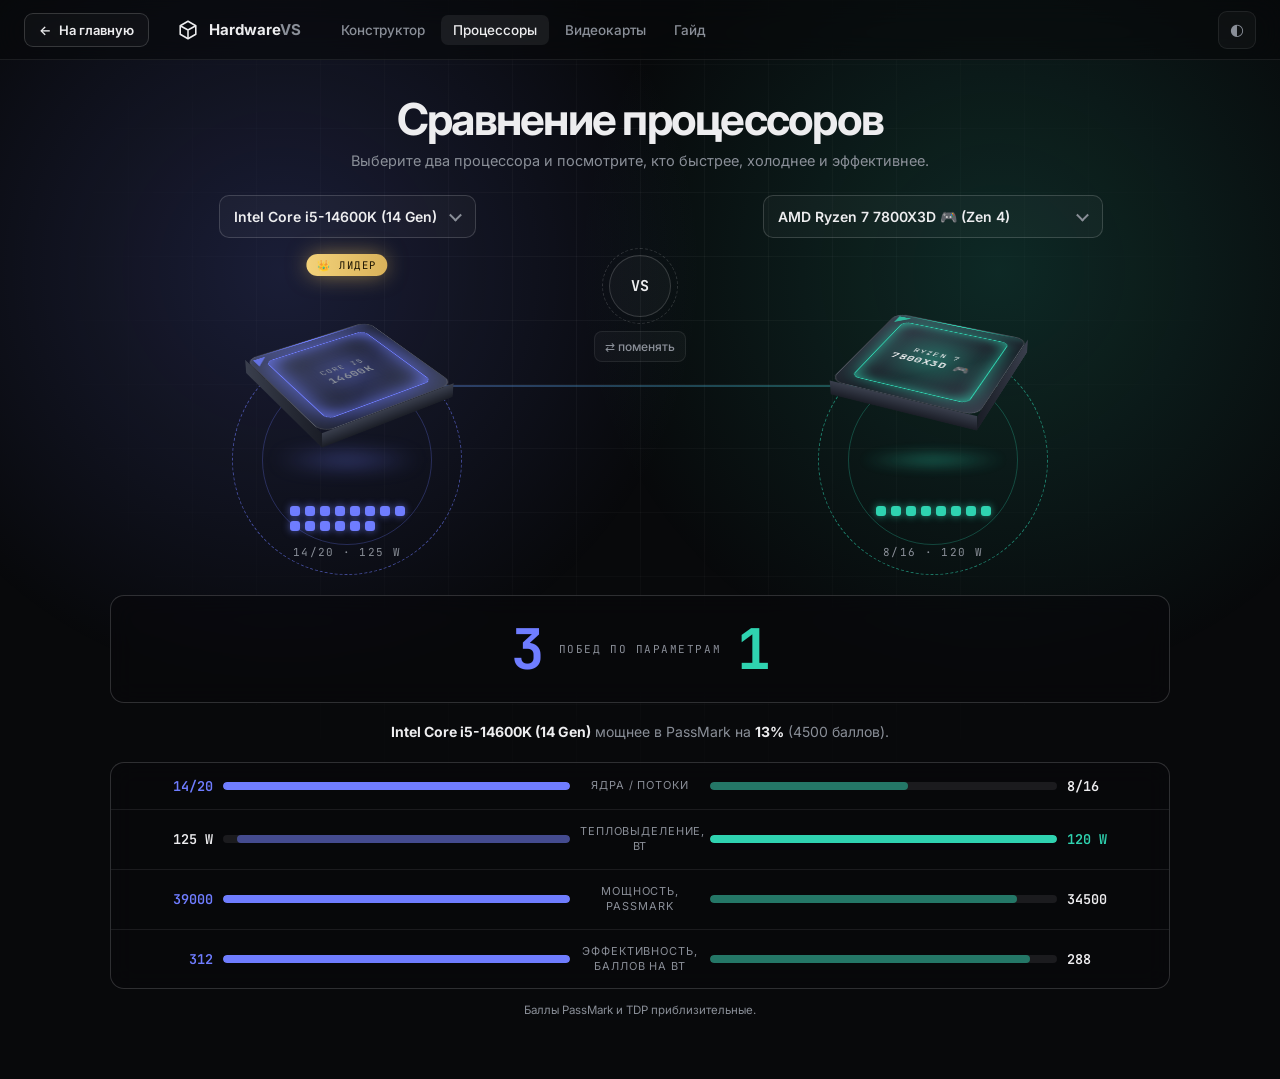
<file: cpu.html>
<!DOCTYPE html>
<html lang="ru" data-theme="dark">
<head>
<meta charset="UTF-8">
<meta name="viewport" content="width=device-width, initial-scale=1.0">
<title>HardwareVS — Процессоры</title>
<script>try{var t=localStorage.getItem('hardwarevs-theme');if(t==='light'||t==='dark')document.documentElement.setAttribute('data-theme',t);}catch(e){}</script>
<link href="https://fonts.googleapis.com/css2?family=Inter:wght@400;500;600;700&family=JetBrains+Mono:wght@400;500&display=swap" rel="stylesheet">
<style>
:root,:root[data-theme="dark"]{--bg:#08090b;--text:#ededef;--muted:#8a8f98;--line:rgba(255,255,255,.08);--line2:rgba(255,255,255,.16);--surface:rgba(255,255,255,.03);--hover:rgba(255,255,255,.07);--vig:8,9,11;--grid:rgba(255,255,255,.045);--a:#6f7dff;--b:#2fd3b0;--metal1:#3a3f4d;--metal2:#1a1d26;--dd:#14161c;color-scheme:dark}
:root[data-theme="light"]{--bg:#f4f4f6;--text:#0f1014;--muted:#666b76;--line:rgba(15,16,20,.1);--line2:rgba(15,16,20,.2);--surface:rgba(255,255,255,.6);--hover:rgba(15,16,20,.06);--vig:244,244,246;--grid:rgba(15,16,20,.06);--a:#4f5ce0;--b:#0fa88a;--metal1:#d7dbe4;--metal2:#a9afbf;--dd:#fff;color-scheme:light}
*{box-sizing:border-box}
html,body{margin:0;background:var(--bg);color:var(--text);font-family:'Inter',system-ui,sans-serif;-webkit-font-smoothing:antialiased;transition:background-color .4s,color .4s;overflow-x:hidden}
.mono{font-family:'JetBrains Mono',ui-monospace,Menlo,Consolas,monospace}
.bg{position:fixed;inset:0;z-index:0;pointer-events:none;background:radial-gradient(600px circle at 22% 30%,color-mix(in srgb,var(--a) 18%,transparent),transparent 70%),radial-gradient(600px circle at 78% 30%,color-mix(in srgb,var(--b) 16%,transparent),transparent 70%)}
.bg::after{content:'';position:absolute;inset:0;background-image:linear-gradient(var(--grid) 1px,transparent 1px),linear-gradient(90deg,var(--grid) 1px,transparent 1px);background-size:64px 64px;-webkit-mask-image:radial-gradient(ellipse at 50% 35%,#000,transparent 72%);mask-image:radial-gradient(ellipse at 50% 35%,#000,transparent 72%)}
.top{position:fixed;top:0;left:0;right:0;height:60px;z-index:40;display:flex;align-items:center;gap:28px;padding:0 24px;background:rgba(var(--vig),.6);border-bottom:1px solid var(--line);backdrop-filter:blur(14px);-webkit-backdrop-filter:blur(14px)}
.brand{display:flex;align-items:center;gap:10px;color:var(--text);text-decoration:none;font-weight:700;font-size:15px}
.brand b{color:var(--muted)}
.brand svg{width:22px;height:22px;fill:none;stroke:var(--text);stroke-width:1.7;stroke-linejoin:round}
nav{display:flex;gap:4px}
nav a{padding:7px 12px;border-radius:7px;font-size:13.5px;font-weight:500;color:var(--muted);text-decoration:none;transition:.2s}
nav a:hover,nav a.on{color:var(--text);background:var(--hover)}
.sp{flex:1}
.theme{width:38px;height:38px;border-radius:9px;border:1px solid var(--line);background:var(--surface);color:var(--muted);cursor:pointer;font-size:16px;transition:.2s}
.theme:hover{color:var(--text);border-color:var(--line2)}
main{position:relative;z-index:5;max-width:1100px;margin:0 auto;padding:92px 20px 50px}
h1{margin:0 0 6px;font-size:clamp(26px,5vw,44px);letter-spacing:-.04em;text-align:center}
.lead{margin:0 auto 26px;text-align:center;color:var(--muted);font-size:14.5px}
.arena{position:relative;display:grid;grid-template-columns:1fr auto 1fr;align-items:start;gap:10px}
.side{display:flex;flex-direction:column;align-items:center;gap:14px;min-width:0}
.side.a{--c:var(--a)}.side.b{--c:var(--b)}
/* поиск */
.sbox{position:relative;width:100%;max-width:340px;z-index:30}
.trig{width:100%;text-align:left;padding:12px 38px 12px 14px;border-radius:10px;border:1px solid var(--line2);background:var(--surface);color:var(--text);font:600 14px Inter,sans-serif;cursor:pointer;white-space:nowrap;overflow:hidden;text-overflow:ellipsis;transition:.25s;position:relative}
.trig::after{content:'';position:absolute;right:15px;top:50%;width:7px;height:7px;border-right:2px solid var(--muted);border-bottom:2px solid var(--muted);transform:translateY(-70%) rotate(45deg);transition:transform .25s}
.sbox.open .trig::after{transform:translateY(-30%) rotate(225deg)}
.trig:hover,.sbox.open .trig{border-color:var(--c);box-shadow:0 0 22px -8px var(--c)}
.dd{position:absolute;top:calc(100% + 6px);left:0;right:0;min-width:min(300px,88vw);background:var(--dd);border:1px solid var(--line2);border-radius:10px;box-shadow:0 18px 40px rgba(0,0,0,.45);display:none;flex-direction:column;overflow:hidden}
.side.b .dd{left:auto}
.sbox.open .dd{display:flex;animation:ddIn .18s ease}
@keyframes ddIn{from{opacity:0;transform:translateY(-6px)}}
.dd input{border:0;border-bottom:1px solid var(--line);background:transparent;color:var(--text);padding:12px 14px;font:16px Inter,sans-serif;outline:none}
.dd input:focus{border-bottom-color:var(--c)}
.dd ul{list-style:none;margin:0;padding:4px;max-height:260px;overflow-y:auto}
.dd li{padding:9px 10px;border-radius:7px;font-size:13.5px;cursor:pointer;white-space:nowrap;overflow:hidden;text-overflow:ellipsis}
.dd li:hover,.dd li.sel{background:color-mix(in srgb,var(--c) 22%,transparent)}
.dd li.none{color:var(--muted);cursor:default}
/* 3D чип */
.stage{width:100%;height:240px;perspective:800px;display:grid;place-items:center;position:relative}
.chip{position:relative;width:150px;height:150px;transform-style:preserve-3d;will-change:transform}
.chip.swap{animation:sw .5s ease}
@keyframes sw{from{opacity:0}}
.f{position:absolute;backface-visibility:hidden}
.top-f{inset:0;transform:translateZ(8px);border-radius:14px;border:1px solid var(--line2);overflow:hidden;background:linear-gradient(135deg,var(--metal1),var(--metal2) 60%,var(--metal1))}
.top-f::before{content:'';position:absolute;inset:14px;border-radius:8px;border:1px solid var(--c);background:radial-gradient(circle,color-mix(in srgb,var(--c) 40%,transparent),transparent 75%);box-shadow:inset 0 0 22px -4px var(--c),0 0 26px -6px var(--c)}
.top-f::after{content:'';position:absolute;left:5px;top:5px;border:7px solid transparent;border-top-color:var(--c);border-left-color:var(--c);opacity:.8}
.lbl{position:absolute;inset:0;display:grid;place-items:center;text-align:center;font-size:10px;letter-spacing:.12em;text-transform:uppercase;padding:0 24px;line-height:1.5;z-index:2}
.lbl b{display:block;font-size:13px;letter-spacing:.03em;word-break:break-word}
.bot-f{inset:0;transform:translateZ(-8px) rotateY(180deg);border-radius:14px;background:radial-gradient(circle,#c9a24f 2px,transparent 2.5px) 0 0/10px 10px,#2a2418}
.e{background:linear-gradient(var(--metal1),var(--metal2))}
.e.r{width:16px;height:150px;left:67px;top:0;transform:rotateY(90deg) translateZ(75px)}
.e.l{width:16px;height:150px;left:67px;top:0;transform:rotateY(-90deg) translateZ(75px)}
.e.u{width:150px;height:16px;left:0;top:67px;transform:rotateX(90deg) translateZ(75px)}
.e.d{width:150px;height:16px;left:0;top:67px;transform:rotateX(-90deg) translateZ(75px)}
.shadow{position:absolute;bottom:22px;left:50%;width:150px;height:20px;margin-left:-75px;border-radius:50%;background:radial-gradient(ellipse,color-mix(in srgb,var(--c) 50%,transparent),transparent 70%);filter:blur(6px);opacity:.8}
.cores{display:grid;grid-template-columns:repeat(8,10px);gap:5px;min-height:25px;justify-content:center}
.cores i{width:10px;height:10px;border-radius:3px;background:var(--c);box-shadow:0 0 8px -1px var(--c);animation:pop .4s cubic-bezier(.2,.8,.2,1) backwards}
@keyframes pop{from{transform:scale(0);opacity:0}}
.cap{font-size:11px;letter-spacing:.12em;color:var(--muted);text-transform:uppercase;text-align:center;overflow-wrap:anywhere}
.mid{position:relative;z-index:2;display:flex;flex-direction:column;align-items:center;gap:14px;padding-top:60px}
.vs{width:62px;height:62px;border-radius:50%;display:grid;place-items:center;font-weight:700;font-size:15px;border:1px solid var(--line2);background:var(--surface);position:relative}
.vs::before{content:'';position:absolute;inset:-8px;border-radius:50%;border:1px dashed var(--line2);animation:spin 20s linear infinite}
@keyframes spin{to{transform:rotate(360deg)}}
.swapbtn{border:1px solid var(--line);background:var(--surface);color:var(--muted);border-radius:8px;padding:7px 10px;cursor:pointer;font:500 12px Inter;transition:.2s}
.swapbtn:hover{color:var(--text);border-color:var(--line2)}
.score{display:grid;grid-template-columns:1fr auto 1fr;align-items:center;gap:16px;margin:10px 0 18px;padding:16px 20px;border:1px solid var(--line2);border-radius:14px;background:rgba(var(--vig),.55);backdrop-filter:blur(12px);-webkit-backdrop-filter:blur(12px)}
.score .n{font-size:clamp(34px,6vw,56px);font-weight:700;letter-spacing:-.04em}
.score .n.a{color:var(--a);text-align:right}.score .n.b{color:var(--b)}
.score .t{font-size:11px;letter-spacing:.14em;color:var(--muted);text-transform:uppercase;text-align:center}
.verdict{text-align:center;margin:0 0 20px;font-size:14px;color:var(--muted);line-height:1.5;overflow-wrap:anywhere}
.verdict b{color:var(--text)}
.rows{border:1px solid var(--line2);border-radius:14px;overflow:hidden;background:rgba(var(--vig),.55);backdrop-filter:blur(12px);-webkit-backdrop-filter:blur(12px)}
.row{display:grid;grid-template-columns:84px 1fr 120px 1fr 84px;align-items:center;gap:10px;padding:14px 18px;border-top:1px solid var(--line);transition:background .25s}
.row:first-child{border-top:0}
.row:hover{background:var(--hover)}
.v{font-size:13.5px;font-weight:600;overflow-wrap:anywhere}
.v.a{text-align:right;--c:var(--a)}.v.b{--c:var(--b)}
.v.w{color:var(--c)}
.k{text-align:center;font-size:11px;letter-spacing:.08em;text-transform:uppercase;color:var(--muted);line-height:1.4}
.bar{height:8px;border-radius:5px;background:var(--line);position:relative;overflow:hidden}
.bar i{position:absolute;top:0;bottom:0;width:0;border-radius:5px;transition:width .9s cubic-bezier(.2,.8,.2,1);opacity:.5}
.bar.a i{right:0;background:var(--a)}.bar.b i{left:0;background:var(--b)}
.bar.win i{opacity:1}
.foot{margin-top:14px;text-align:center;font-size:11.5px;color:var(--muted)}
.back{display:inline-flex;align-items:center;gap:8px;padding:8px 14px;border-radius:9px;border:1px solid var(--line2);background:var(--surface);color:var(--text);text-decoration:none;font-size:13px;font-weight:600;transition:.25s;white-space:nowrap}
.back span{display:inline-block;transition:transform .25s}
.back:hover{border-color:var(--a);box-shadow:0 0 22px -8px var(--a);transform:translateX(-2px)}
.back:hover span{transform:translateX(-4px)}
main,.top{transition:opacity .35s,transform .35s,filter .35s}
html.leaving main,html.leaving .top{opacity:0;transform:scale(.985);filter:blur(5px)}
.rise{animation:rise .8s cubic-bezier(.2,.8,.2,1) backwards;animation-delay:var(--d,0s)}
.row{position:relative;animation:rise .6s cubic-bezier(.2,.8,.2,1) backwards}
@keyframes rise{from{opacity:0;transform:translateY(22px)}}
.px{position:fixed;bottom:-10px;width:3px;height:3px;border-radius:50%;background:var(--a);opacity:0;pointer-events:none;z-index:1;animation:fly linear infinite}
.px:nth-child(even){background:var(--b)}
@keyframes fly{10%{opacity:.7}90%{opacity:.5}100%{transform:translate3d(var(--dx,20px),-105vh,0);opacity:0}}
.ring{position:absolute;left:50%;bottom:-83px;width:230px;height:230px;margin-left:-115px;border-radius:50%;border:1px dashed color-mix(in srgb,var(--c) 55%,transparent);animation:ringspin 14s linear infinite;pointer-events:none}
.ring.r2{width:170px;height:170px;margin-left:-85px;bottom:-53px;border-style:solid;opacity:.5;animation-duration:9s;animation-direction:reverse}
@keyframes ringspin{from{transform:rotateX(74deg) rotate(0)}to{transform:rotateX(74deg) rotate(360deg)}}
.scan{position:absolute;left:0;right:0;height:2px;background:linear-gradient(90deg,transparent,var(--c),transparent);box-shadow:0 0 12px var(--c);animation:scan 2.8s ease-in-out infinite;z-index:3}
@keyframes scan{0%{top:6%;opacity:0}15%,85%{opacity:1}100%{top:94%;opacity:0}}
.beam{position:absolute;left:16%;right:16%;top:190px;height:2px;border-radius:2px;background:linear-gradient(90deg,var(--a),var(--b));opacity:.35;pointer-events:none}
.beam::after{content:'';position:absolute;top:-3px;width:8px;height:8px;border-radius:50%;background:var(--a);box-shadow:0 0 14px 3px var(--a);animation:travel 2.6s ease-in-out infinite alternate}
@keyframes travel{to{left:calc(100% - 8px);background:var(--b);box-shadow:0 0 14px 3px var(--b)}}
.crown{position:absolute;top:2px;left:50%;translate:-50% 0;z-index:5;padding:4px 11px;border-radius:99px;font-size:10.5px;letter-spacing:.14em;color:#1a1300;background:linear-gradient(90deg,#f3d27a,#d9b25a);box-shadow:0 0 22px -2px rgba(217,178,90,.7);opacity:0;scale:.6;transition:opacity .4s,scale .5s cubic-bezier(.3,1.6,.5,1);pointer-events:none;white-space:nowrap}
.side.lead .crown{opacity:1;scale:1}
.side.lead .shadow{opacity:1;filter:blur(9px)}
.side.lead .top-f::before{box-shadow:inset 0 0 30px -2px var(--c),0 0 40px -2px var(--c)}
.vs.hit{animation:vsPop .5s}
.vs.hit::after{content:'';position:absolute;inset:0;border-radius:50%;border:2px solid var(--text);animation:hit .8s ease-out forwards}
@keyframes vsPop{40%{transform:scale(1.18)}}
@keyframes hit{to{transform:scale(2.2);opacity:0}}
.row::before{content:'';position:absolute;inset:0;pointer-events:none;opacity:0;transition:opacity .3s;background:radial-gradient(260px circle at var(--mx,50%) var(--my,50%),color-mix(in srgb,var(--a) 14%,transparent),transparent 70%)}
.row:hover::before{opacity:1}
.bar i{overflow:hidden}
.bar.win i::after{content:'';position:absolute;inset:0;background:linear-gradient(90deg,transparent,rgba(255,255,255,.5),transparent);transform:translateX(-100%);animation:shim 2.4s ease-in-out infinite}
@keyframes shim{to{transform:translateX(100%)}}
.n.pop{animation:npop .5s}
@keyframes npop{40%{transform:scale(1.25)}}

/* ===== телефон: текст не налезает друг на друга ===== */
@media(max-width:820px){
nav{display:none}
main{padding:84px 12px 40px}
.top{gap:12px;padding:0 14px}
.arena{grid-template-columns:1fr 1fr;gap:8px}
.mid,.beam{display:none}
.trig{white-space:normal;font-size:12.5px;line-height:1.25;padding:9px 28px 9px 10px;min-height:46px;display:flex;align-items:center}
.stage{height:190px;zoom:.75}
.lbl{padding:0 20px;font-size:9px;letter-spacing:.06em}
.lbl b{font-size:12px}
.cap{font-size:10px;letter-spacing:.04em}
.cores{grid-template-columns:repeat(8,8px);gap:4px}
.cores i{width:8px;height:8px}
.score{padding:12px;gap:8px}
.score .t{font-size:9px;letter-spacing:.06em}
.verdict{font-size:13px}
.row{grid-template-columns:1fr 1fr;grid-template-areas:"k k" "va vb" "ba bb";gap:6px 12px;padding:12px}
.k{grid-area:k;font-size:10px;letter-spacing:.05em}
.v{font-size:13px}
.v.a{grid-area:va;text-align:left}
.v.b{grid-area:vb;text-align:right}
.bar.a{grid-area:ba}
.bar.b{grid-area:bb}
.bar.a i{right:auto;left:0}
}
@media(max-width:520px){.brand span{display:none}}
@media(prefers-reduced-motion:reduce){*{animation:none!important;transition:none!important}}
</style>
</head>
<body>
<div class="bg"></div>
<header class="top">
<a class="back" href="index.html"><span>←</span>На главную</a>
<a class="brand" href="index.html"><svg viewBox="0 0 24 24"><path d="M12 2.5l8.5 4.9v9.2L12 21.5l-8.5-4.9V7.4L12 2.5z"/><path d="M12 12l8.5-4.6M12 12L3.5 7.4M12 12v9.5"/></svg><span>Hardware<b>VS</b></span></a>
<nav><a href="builder.html">Конструктор</a><a href="cpu.html" class="on">Процессоры</a><a href="gpu.html">Видеокарты</a><a href="guide.html">Гайд</a></nav>
<div class="sp"></div>
<button class="theme" id="theme" aria-label="Тема">◐</button>
</header>

<main>
<h1 class="rise">Сравнение процессоров</h1>
<p class="lead rise" style="--d:.1s">Выберите два процессора и посмотрите, кто быстрее, холоднее и эффективнее.</p>

<section class="arena rise" style="--d:.2s"><div class="beam"></div>
<div class="side a">
<div class="sbox" id="boxA"><button class="trig" type="button"></button><div class="dd"><input type="text" placeholder="Поиск: 5600, i5, X3D…" autocomplete="off"><ul></ul></div></div>
<div class="stage"><div class="ring"></div><div class="ring r2"></div><div class="shadow"></div><div class="crown mono">👑 ЛИДЕР</div><div class="chip" id="chA"></div></div>
<div class="cores" id="coA"></div><div class="cap mono" id="cpA"></div>
</div>
<div class="mid"><div class="vs mono">VS</div><button class="swapbtn" id="swap">⇄ поменять</button></div>
<div class="side b">
<div class="sbox" id="boxB"><button class="trig" type="button"></button><div class="dd"><input type="text" placeholder="Поиск: 5600, i5, X3D…" autocomplete="off"><ul></ul></div></div>
<div class="stage"><div class="ring"></div><div class="ring r2"></div><div class="shadow"></div><div class="crown mono">👑 ЛИДЕР</div><div class="chip" id="chB"></div></div>
<div class="cores" id="coB"></div><div class="cap mono" id="cpB"></div>
</div>
</section>

<section class="score rise" style="--d:.35s"><div class="n a mono" id="sA">0</div><div class="t mono">побед по параметрам</div><div class="n b mono" id="sB">0</div></section>
<p class="verdict" id="verdict"></p>
<section class="rows" id="rows"></section>
<p class="foot">Баллы PassMark и TDP приблизительные.</p>
</main>

<script>
(function(){
/* БАЗА: [название, баллы PassMark, TDP Вт, "ядра/потоки"] */
var I=[
["i3-530 (1 Gen)",1400,73,"2/4"],["i3-540 (1 Gen)",1500,73,"2/4"],["i3-2100 (2 Gen)",1800,65,"2/4"],["i3-2120 (2 Gen)",1900,65,"2/4"],["i3-3220 (3 Gen)",2200,55,"2/4"],["i3-3240 (3 Gen)",2300,55,"2/4"],["i3-4130 (4 Gen)",3300,54,"2/4"],["i3-4330 (4 Gen)",3600,54,"2/4"],["i3-5005U (5 Gen)",2000,15,"2/4"],["i3-6100 (6 Gen)",4100,51,"2/4"],["i3-6300 (6 Gen)",4400,51,"2/4"],["i3-7100 (7 Gen)",4300,51,"2/4"],["i3-7350K (7 Gen)",4900,60,"2/4"],["i3-8100 (8 Gen)",6100,65,"4/4"],["i3-8350K (8 Gen)",6900,91,"4/4"],["i3-9100 (9 Gen)",6600,65,"4/4"],["i3-9100F (9 Gen)",6700,65,"4/4"],["i3-10100 (10 Gen)",8600,65,"4/8"],["i3-10100F (10 Gen)",8700,65,"4/8"],["i3-10105F (11 Gen)",8900,65,"4/8"],["i3-1115G4 (11 Gen)",6100,28,"2/4"],["i3-12100 (12 Gen)",13500,60,"4/8"],["i3-12100F (12 Gen)",14000,58,"4/8"],["i3-13100 (13 Gen)",14800,60,"4/8"],["i3-13100F (13 Gen)",14900,58,"4/8"],["i3-14100 (14 Gen)",15100,60,"4/8"],["i3-14100F (14 Gen)",15300,60,"4/8"],
["i5-750 (1 Gen)",2500,95,"4/4"],["i5-650 (1 Gen)",2100,73,"2/4"],["i5-2500 (2 Gen)",4000,95,"4/4"],["i5-2500K (2 Gen)",4100,95,"4/4"],["i5-3470 (3 Gen)",4600,77,"4/4"],["i5-3570K (3 Gen)",4900,77,"4/4"],["i5-4460 (4 Gen)",4800,84,"4/4"],["i5-4690K (4 Gen)",5600,88,"4/4"],["i5-5675C (5 Gen)",5900,65,"4/4"],["i5-6400 (6 Gen)",5100,65,"4/4"],["i5-6600K (6 Gen)",6300,91,"4/4"],["i5-7400 (7 Gen)",5400,65,"4/4"],["i5-7600K (7 Gen)",6800,91,"4/4"],["i5-8400 (8 Gen)",9200,65,"6/6"],["i5-8600K (8 Gen)",10200,95,"6/6"],["i5-9400F (9 Gen)",9500,65,"6/6"],["i5-9600K (9 Gen)",10800,95,"6/6"],["i5-10400F (10 Gen)",12100,65,"6/12"],["i5-10600K (10 Gen)",14300,125,"6/12"],["i5-11400F (11 Gen)",17000,65,"6/12"],["i5-11600K (11 Gen)",19800,125,"6/12"],["i5-12400F (12 Gen)",19500,65,"6/12"],["i5-12600K (12 Gen)",27500,125,"10/16"],["i5-13400F (13 Gen)",25000,65,"10/16"],["i5-13600K (13 Gen)",38000,125,"14/20"],["i5-14400F (14 Gen)",25800,65,"10/16"],["i5-14600K (14 Gen)",39000,125,"14/20"],
["i7-920 (1 Gen)",2600,130,"4/8"],["i7-860 (1 Gen)",2800,95,"4/8"],["i7-980X (1 Gen)",4900,130,"6/12"],["i7-2600 (2 Gen)",5300,95,"4/8"],["i7-2600K (2 Gen)",5500,95,"4/8"],["i7-3770 (3 Gen)",6400,77,"4/8"],["i7-3770K (3 Gen)",7100,77,"4/8"],["i7-4770K (4 Gen)",7100,84,"4/8"],["i7-4790K (4 Gen)",8000,88,"4/8"],["i7-5775C (5 Gen)",7700,65,"4/8"],["i7-6700 (6 Gen)",8100,65,"4/8"],["i7-6700K (6 Gen)",8900,91,"4/8"],["i7-7700 (7 Gen)",8600,65,"4/8"],["i7-7700K (7 Gen)",9700,91,"4/8"],["i7-8700 (8 Gen)",13000,65,"6/12"],["i7-8700K (8 Gen)",13900,95,"6/12"],["i7-9700K (9 Gen)",14500,95,"8/8"],["i7-9700KF (9 Gen)",14600,95,"8/8"],["i7-10700F (10 Gen)",16900,65,"8/16"],["i7-10700K (10 Gen)",19200,125,"8/16"],["i7-11700F (11 Gen)",21000,65,"8/16"],["i7-11700K (11 Gen)",24700,125,"8/16"],["i7-12700F (12 Gen)",31000,65,"12/20"],["i7-12700K (12 Gen)",34500,125,"12/20"],["i7-13700F (13 Gen)",39500,65,"16/24"],["i7-13700K (13 Gen)",46500,125,"16/24"],["i7-14700F (14 Gen)",48000,65,"20/28"],["i7-14700K (14 Gen)",53500,125,"20/28"],
["i9-7900X (1 Gen HEDT)",22000,140,"10/20"],["i9-7980XE (1 Gen HEDT)",29500,165,"18/36"],["i9-9900K (9 Gen)",18500,95,"8/16"],["i9-9900KS (9 Gen)",20000,127,"8/16"],["i9-10900F (10 Gen)",23500,65,"10/20"],["i9-10900K (10 Gen)",24000,125,"10/20"],["i9-11900K (11 Gen)",25500,125,"8/16"],["i9-12900K (12 Gen)",41000,125,"16/24"],["i9-12900KS (12 Gen)",44000,150,"16/24"],["i9-13900K (13 Gen)",59000,125,"24/32"],["i9-13900KS (13 Gen)",61500,150,"24/32"],["i9-14900K (14 Gen)",60500,125,"24/32"],["i9-14900KS 👑",64000,150,"24/32"]];
var R=[
["3 1200 (Zen)",6300,65,"4/4"],["3 1300X (Zen)",6900,65,"4/4"],["3 1200 AF (Zen+)",6600,65,"4/4"],["3 2200G (Zen+)",6800,65,"4/4"],["3 2200GE (Zen+)",6100,35,"4/4"],["3 3200G (Zen+)",7200,65,"4/4"],["3 3200GE (Zen+)",6500,35,"4/4"],["3 3100 (Zen 2)",11500,65,"4/8"],["3 3300X (Zen 2)",12600,65,"4/8"],["3 4100 (Zen 2)",11100,65,"4/8"],["3 4300G (Zen 2)",11000,65,"4/8"],["3 4300GE (Zen 2)",10200,35,"4/8"],["3 PRO 4350G",11100,65,"4/8"],["3 PRO 4350GE",10300,35,"4/8"],["3 5100 (Zen 3)",11800,65,"4/8"],["3 5300G (Zen 3)",13500,65,"4/8"],["3 5300GE (Zen 3)",12500,35,"4/8"],["3 PRO 5350G",13600,65,"4/8"],["3 PRO 5350GE",12600,35,"4/8"],["3 8300G 🆕 (Zen 4)",15400,65,"4/8"],["3 PRO 8300G",15400,65,"4/8"],
["5 1400 (Zen)",7800,65,"4/8"],["5 1500X (Zen)",9100,65,"4/8"],["5 1600 (Zen)",12100,65,"6/12"],["5 1600X (Zen)",13000,95,"6/12"],["5 1600 AF (Zen+)",12200,65,"6/12"],["5 2400G (Zen+)",8700,65,"4/8"],["5 2400GE (Zen+)",8100,35,"4/8"],["5 2500X (Zen+)",9600,65,"4/8"],["5 2600 (Zen+)",13200,65,"6/12"],["5 2600X (Zen+)",14000,95,"6/12"],["5 3400G (Zen 2)",9300,65,"4/8"],["5 3400GE (Zen 2)",8700,35,"4/8"],["5 3500 (Zen 2)",12800,65,"6/6"],["5 3500X (Zen 2)",13300,65,"6/6"],["5 3600 (Zen 2)",17800,65,"6/12"],["5 3600X (Zen 2)",18200,95,"6/12"],["5 3600XT (Zen 2)",18800,95,"6/12"],["5 4500 (Zen 2)",14900,65,"6/12"],["5 4600G (Zen 2)",15300,65,"6/12"],["5 4600GE (Zen 2)",14500,35,"6/12"],["5 5500 (Zen 3)",19500,65,"6/12"],["5 5600 (Zen 3)",21500,65,"6/12"],["5 5600X (Zen 3)",21900,65,"6/12"],["5 5600G (Zen 3)",19900,65,"6/12"],["5 5600GE (Zen 3)",18700,35,"6/12"],["5 5600X3D 🔥 (Zen 3)",22800,105,"6/12"],["5 7500F (Zen 4)",27000,65,"6/12"],["5 7600 (Zen 4)",27500,65,"6/12"],["5 7600X (Zen 4)",28500,105,"6/12"],["5 8400F (Zen 4)",24000,65,"6/12"],["5 8500G (Zen 4)",21800,65,"6/12"],["5 8600G (Zen 4)",25900,65,"6/12"],["5 9600X 🚀 (Zen 5)",32500,65,"6/12"],
["7 1700 (Zen)",14700,65,"8/16"],["7 1700X (Zen)",15500,95,"8/16"],["7 1800X (Zen)",16200,95,"8/16"],["7 2700 (Zen+)",15000,65,"8/16"],["7 2700X (Zen+)",17500,105,"8/16"],["7 3700X (Zen 2)",22700,65,"8/16"],["7 3800X (Zen 2)",23300,105,"8/16"],["7 3800XT (Zen 2)",24000,105,"8/16"],["7 4700G (Zen 2)",19800,65,"8/16"],["7 4700GE (Zen 2)",18700,35,"8/16"],["7 PRO 4750G",20000,65,"8/16"],["7 5700X (Zen 3)",26700,65,"8/16"],["7 5800X (Zen 3)",27900,105,"8/16"],["7 5700G (Zen 3)",24500,65,"8/16"],["7 5700GE (Zen 3)",22100,35,"8/16"],["7 5800X3D 👑 (Zen 3)",28000,105,"8/16"],["7 7700 (Zen 4)",34800,65,"8/16"],["7 7700X (Zen 4)",36000,105,"8/16"],["7 7800X3D 🎮 (Zen 4)",34500,120,"8/16"],["7 8700F (Zen 4)",31000,65,"8/16"],["7 8700G (Zen 4)",32200,65,"8/16"],["7 9700X (Zen 5)",35500,65,"8/16"],["7 9800X3D 🚀 (Zen 5)",41000,120,"8/16"],["7 10700X 🔮 (Zen 6)",48500,65,"8/16"],
["9 3900X (Zen 2)",32800,105,"12/24"],["9 3900XT (Zen 2)",33500,105,"12/24"],["9 3950X (Zen 2)",39000,105,"16/32"],["9 5900X (Zen 3)",39500,105,"12/24"],["9 5950X (Zen 3)",45800,105,"16/32"],["9 7900 (Zen 4)",48000,65,"12/24"],["9 7900X (Zen 4)",52000,170,"12/24"],["9 7950X (Zen 4)",63000,170,"16/32"],["9 7900X3D (Zen 4)",51000,120,"12/24"],["9 7950X3D 🚀 (Zen 4)",62500,120,"16/32"],["9 9900X (Zen 5)",54000,120,"12/24"],["9 9950X (Zen 5)",66000,170,"16/32"],["9 9900X3D 🎮 (Zen 5)",56000,120,"12/24"],["9 9950X3D 🚀 (Zen 5)",68500,120,"16/32"],["9 9950X3D2 Dual 💥",72000,120,"16/32"]];

var DB=[];
I.forEach(function(e){var s=e[0].replace(/ \(.*\)/,''),p=s.split('-');DB.push({n:'Intel Core '+e[0],l1:'Core '+p[0],l2:p.slice(1).join('-'),p:e[1],w:e[2],c:parseInt(e[3]),t:e[3]})});
R.forEach(function(e){var s=e[0].replace(/ \(.*\)/,''),i=s.indexOf(' ');DB.push({n:'AMD Ryzen '+e[0],l1:'Ryzen '+s.slice(0,i),l2:s.slice(i+1),p:e[1],w:e[2],c:parseInt(e[3]),t:e[3]})});

var ROWS=[
['Ядра / потоки',function(d){return d.c},function(d){return d.t},0],
['Тепловыделение, Вт',function(d){return d.w},function(d){return d.w+' W'},1],
['Мощность, PassMark',function(d){return d.p},function(d){return d.p},0],
['Эффективность, баллов на Вт',function(d){return d.p/d.w},function(d){return (d.p/d.w).toFixed(0)},0]];
var $=function(i){return document.getElementById(i)};
var sel={A:DB.findIndex(function(d){return d.n.indexOf('i5-14600K')>-1}),B:DB.findIndex(function(d){return d.n.indexOf('7800X3D')>-1})};

/* поиск */
function search(id,key){
 var box=$(id),trig=box.querySelector('.trig'),inp=box.querySelector('input'),ul=box.querySelector('ul');
 function fill(q){
  ul.innerHTML='';q=q.toLowerCase().trim();var n=0;
  DB.forEach(function(d,i){if(d.n.toLowerCase().indexOf(q)<0)return;n++;var li=document.createElement('li');li.textContent=d.n;if(i===sel[key])li.className='sel';
   li.addEventListener('click',function(e){e.stopPropagation();sel[key]=i;box.classList.remove('open');render(key==='A',key==='B')});ul.appendChild(li)});
  if(!n){var li=document.createElement('li');li.className='none';li.textContent='Ничего не найдено';ul.appendChild(li)}
 }
 trig.addEventListener('click',function(e){e.stopPropagation();var o=!box.classList.contains('open');
  document.querySelectorAll('.sbox').forEach(function(b){b.classList.remove('open')});
  if(o){box.classList.add('open');inp.value='';fill('');inp.focus();var s=ul.querySelector('.sel');if(s)ul.scrollTop=s.offsetTop-80}});
 inp.addEventListener('input',function(){fill(inp.value)});
 inp.addEventListener('click',function(e){e.stopPropagation()});
 inp.addEventListener('keydown',function(e){if(e.key==='Enter'){var f=ul.querySelector('li:not(.none)');if(f)f.click()}if(e.key==='Escape')box.classList.remove('open')});
}
search('boxA','A');search('boxB','B');
document.addEventListener('click',function(){document.querySelectorAll('.sbox').forEach(function(b){b.classList.remove('open')})});

/* чипы */
function mkChip(el){el.innerHTML='<div class="f bot-f"></div><div class="f e r"></div><div class="f e l"></div><div class="f e u"></div><div class="f e d"></div><div class="f top-f"><i class="scan"></i><div class="lbl mono"><span><span class="l1"></span><b class="l2"></b></span></div></div>'}
mkChip($('chA'));mkChip($('chB'));

/* единый плавный цикл: наклон + парение в одном transform */
var reduce=matchMedia('(prefers-reduced-motion: reduce)').matches;
var m={x:0,y:0,tx:0,ty:0,sa:0,sb:0},last=performance.now();
addEventListener('pointermove',function(e){if(e.pointerType==='touch')return;m.tx=e.clientX/innerWidth-.5;m.ty=e.clientY/innerHeight-.5},{passive:true});
var chA=$('chA'),chB=$('chB');
function loop(now){
 requestAnimationFrame(loop);
 var dt=Math.min((now-last)/1000,.05);last=now;
 if(document.hidden)return;
 var k=1-Math.exp(-dt*4);
 m.x+=(m.tx-m.x)*k;m.y+=(m.ty-m.y)*k;var sd=Math.exp(-dt*4);m.sa*=sd;m.sb*=sd;
 var bob=reduce?0:Math.sin(now/1100)*6,rx=58-m.y*7,rz=m.x*12;
 chA.style.transform='translate3d(0,'+bob.toFixed(2)+'px,0) rotateX('+rx.toFixed(2)+'deg) rotateZ('+(-28+rz+m.sa).toFixed(2)+'deg)';
 chB.style.transform='translate3d(0,'+(-bob).toFixed(2)+'px,0) rotateX('+rx.toFixed(2)+'deg) rotateZ('+(28+rz+m.sb).toFixed(2)+'deg)';
}
requestAnimationFrame(loop);

/* строки */
var rows=$('rows');
ROWS.forEach(function(r,ri){var d=document.createElement('div');d.className='row';d.style.animationDelay=(.45+ri*.09)+'s';d.addEventListener('pointermove',function(e){var b=d.getBoundingClientRect();d.style.setProperty('--mx',(e.clientX-b.left)+'px');d.style.setProperty('--my',(e.clientY-b.top)+'px')});
 d.innerHTML='<div class="v a mono"></div><div class="bar a"><i></i></div><div class="k">'+r[0]+'</div><div class="bar b"><i></i></div><div class="v b mono"></div>';rows.appendChild(d)});
function countTo(el,to){var from=+el.textContent||0,t0=performance.now();el.classList.remove('pop');void el.offsetWidth;el.classList.add('pop');(function s(n){var p=Math.min(1,(n-t0)/500);el.textContent=Math.round(from+(to-from)*p);if(p<1)requestAnimationFrame(s)})(t0)}
function cores(el,n){el.innerHTML='';for(var i=0;i<Math.min(n,24);i++){var x=document.createElement('i');x.style.animationDelay=(i*18)+'ms';el.appendChild(x)}}
function render(upA,upB){
 var A=DB[sel.A],B=DB[sel.B],wa=0,wb=0;
 $('boxA').querySelector('.trig').textContent=A.n;$('boxB').querySelector('.trig').textContent=B.n;
 [['A',A,upA],['B',B,upB]].forEach(function(p){
  var ch=$('ch'+p[0]),d=p[1];
  ch.querySelector('.l1').textContent=d.l1;ch.querySelector('.l2').textContent=d.l2;
  $('cp'+p[0]).textContent=d.t+' · '+d.w+' W';
  if(p[2]){m['s'+p[0].toLowerCase()]=-320;ch.classList.remove('swap');void ch.offsetWidth;ch.classList.add('swap');cores($('co'+p[0]),d.c)}
 });
 ROWS.forEach(function(r,i){
  var a=r[1](A),b=r[1](B),low=r[3],row=rows.children[i],best=low?Math.min(a,b):Math.max(a,b)||1;
  var wA=a!==b&&(low?a<b:a>b),wB=a!==b&&(low?b<a:b>a);
  if(wA)wa++;if(wB)wb++;
  var va=row.querySelector('.v.a'),vb=row.querySelector('.v.b');
  va.textContent=r[2](A);vb.textContent=r[2](B);
  va.classList.toggle('w',wA);vb.classList.toggle('w',wB);
  var ba=row.querySelector('.bar.a'),bb=row.querySelector('.bar.b');
  ba.classList.toggle('win',wA);bb.classList.toggle('win',wB);
  var pa=low?best/a*100:a/best*100,pb=low?best/b*100:b/best*100;
  setTimeout(function(){ba.firstChild.style.width=pa+'%';bb.firstChild.style.width=pb+'%'},40+i*70);
 });
 countTo($('sA'),wa);countTo($('sB'),wb);
 document.querySelector('.side.a').classList.toggle('lead',A.p>B.p);document.querySelector('.side.b').classList.toggle('lead',B.p>A.p);
 var vs=document.querySelector('.vs');vs.classList.remove('hit');void vs.offsetWidth;vs.classList.add('hit');
 var diff=Math.round(Math.abs(A.p-B.p)/Math.min(A.p,B.p)*100);
 $('verdict').innerHTML=A.p===B.p?'<b>Одинаковая</b> производительность в тестах.':'<b>'+(A.p>B.p?A.n:B.n)+'</b> мощнее в PassMark на <b>'+diff+'%</b> ('+Math.abs(A.p-B.p)+' баллов).';
}
$('swap').addEventListener('click',function(){var t=sel.A;sel.A=sel.B;sel.B=t;render(1,1)});
render(1,1);

$('theme').addEventListener('click',function(){var r=document.documentElement,n=r.getAttribute('data-theme')==='light'?'dark':'light';r.setAttribute('data-theme',n);try{localStorage.setItem('hardwarevs-theme',n)}catch(e){}});
if(!reduce){var pf=document.createDocumentFragment();for(var pi=0;pi<16;pi++){var sp=document.createElement('span');sp.className='px';sp.style.left=(Math.random()*100)+'%';sp.style.setProperty('--dx',(Math.random()*80-40)+'px');sp.style.animationDuration=(9+Math.random()*10)+'s';sp.style.animationDelay=(-Math.random()*14)+'s';pf.appendChild(sp)}document.body.appendChild(pf)}
document.querySelectorAll('a.back,a.brand,nav a').forEach(function(a){a.addEventListener('click',function(e){if(e.button||e.metaKey||e.ctrlKey||e.shiftKey)return;e.preventDefault();document.documentElement.classList.add('leaving');setTimeout(function(){location.href=a.getAttribute('href')},reduce?0:350)})});
addEventListener('pageshow',function(e){if(e.persisted)document.documentElement.classList.remove('leaving')});
})();
</script>
</body>
</html>
</file>
